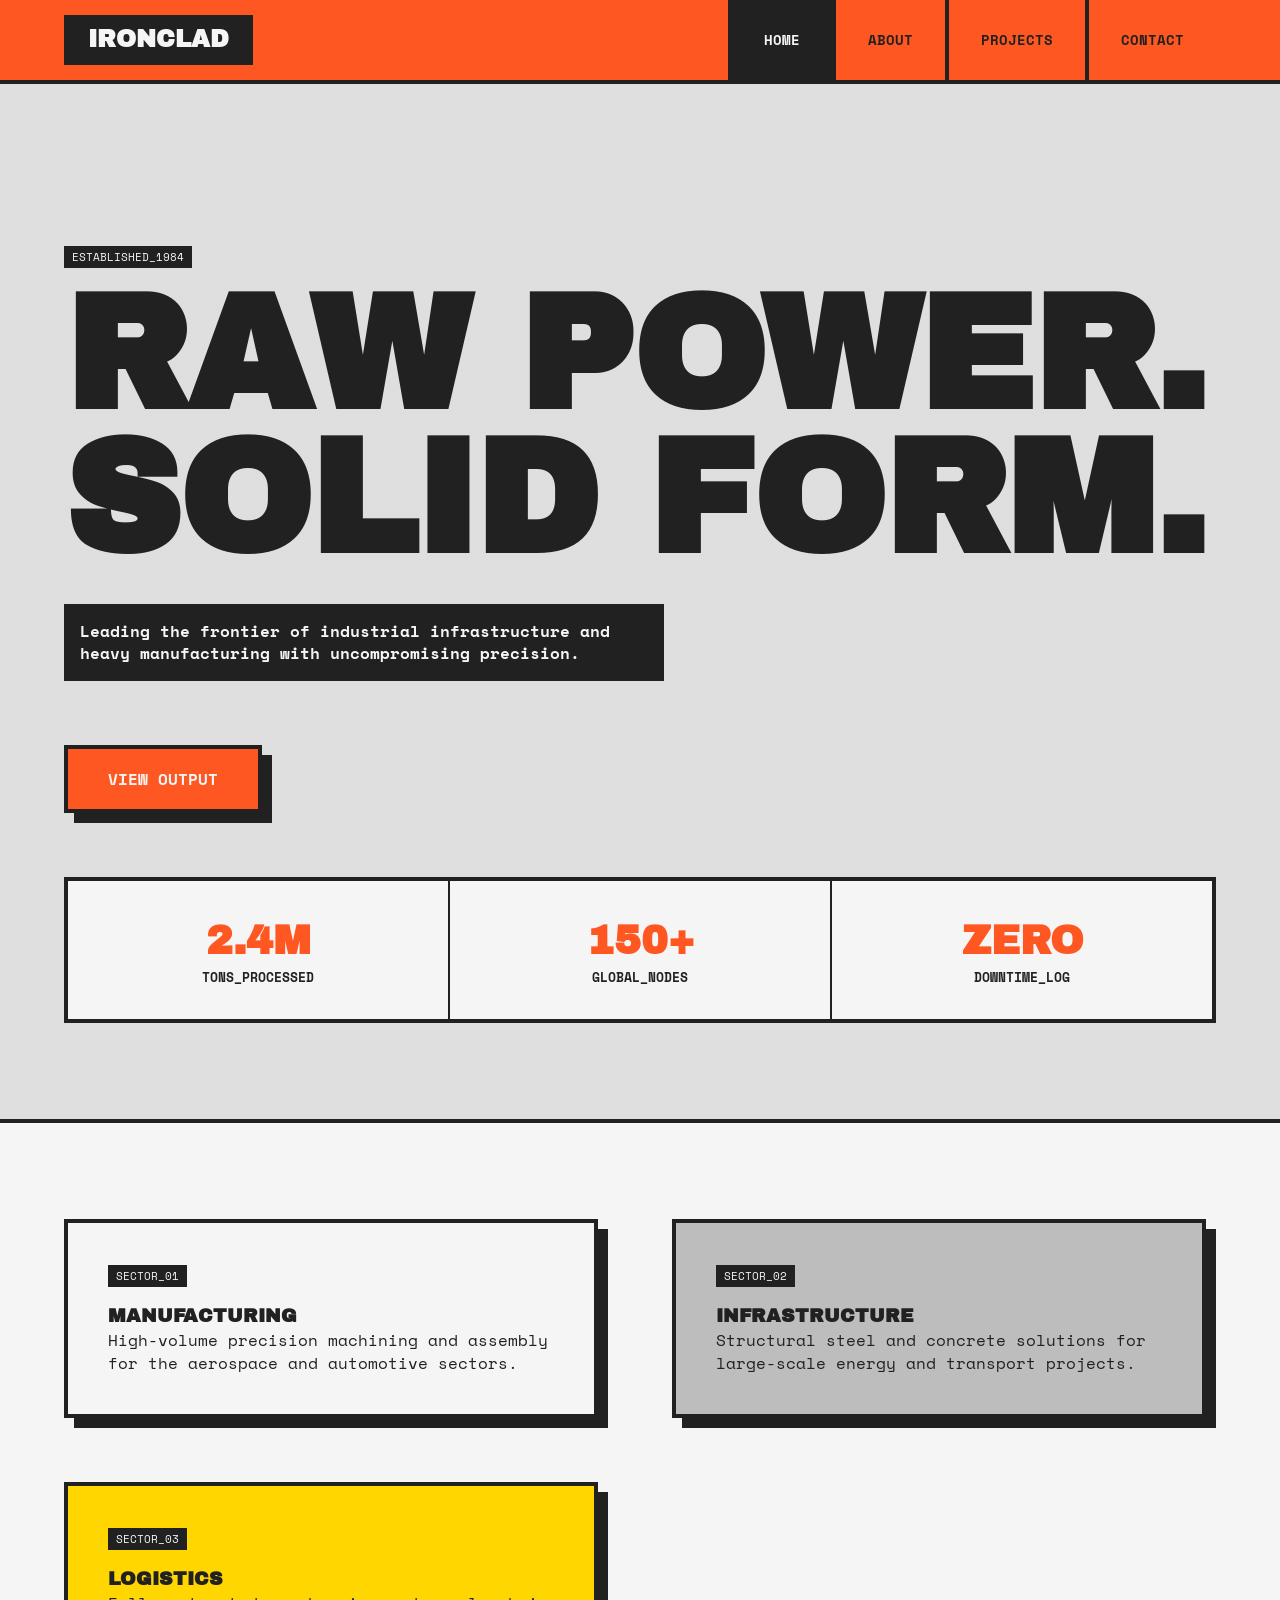
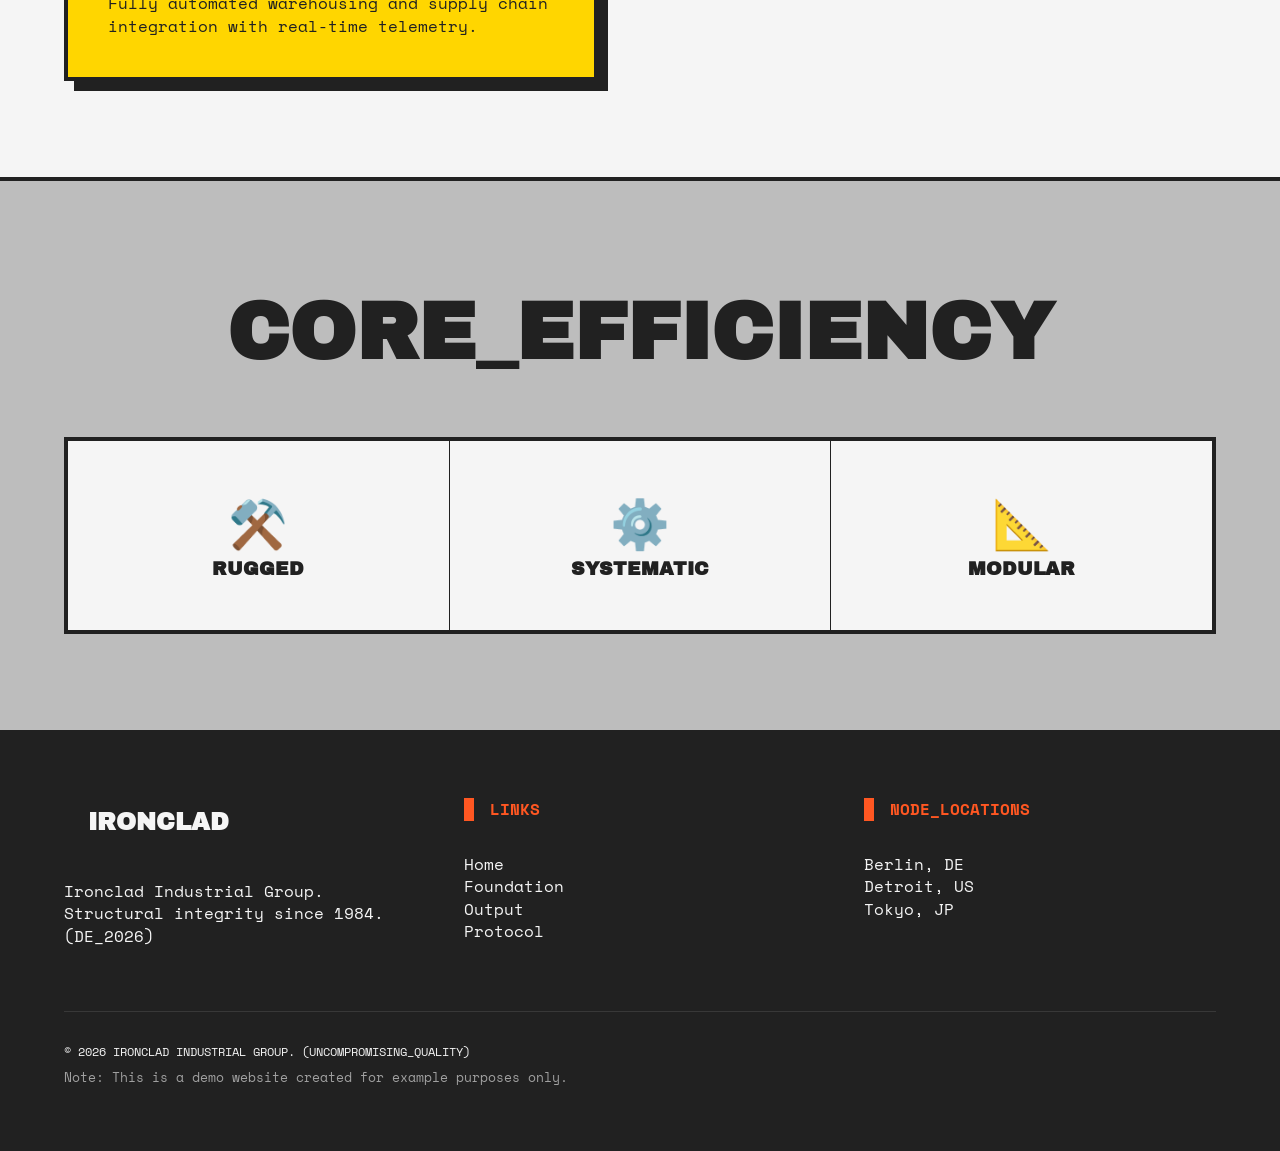
<file: index.html>
<!DOCTYPE html>
<html lang="en">
<head>
    <meta charset="UTF-8">
    <meta name="viewport" content="width=device-width, initial-scale=1.0">
    <title>IRONCLAD INDUSTRIAL | Heavy-Duty Solutions</title>
    <link rel="stylesheet" href="styles.css">
    <link rel="preconnect" href="https://fonts.googleapis.com">
    <link rel="preconnect" href="https://fonts.gstatic.com" crossorigin>
    <link href="https://fonts.googleapis.com/css2?family=Archivo+Black&family=Space+Mono:wght@400;700&display=swap" rel="stylesheet">
    <style>
        .hero {
            padding: 10rem 0 6rem;
            background: linear-gradient(rgba(189, 189, 189, 0.4), rgba(189, 189, 189, 0.4)), url('https://images.unsplash.com/photo-1518709268805-4e9042af9f23?auto=format&fit=crop&q=80&w=1200') center/cover;
            border-bottom: 4px solid var(--charcoal);
        }
        
        .hero-stats {
            display: grid;
            grid-template-columns: repeat(auto-fit, minmax(140px, 1fr));
            gap: 2px;
            background-color: var(--charcoal);
            border: 4px solid var(--charcoal);
            margin-top: 4rem;
        }

        .stat-box {
            background-color: var(--white);
            padding: 2rem;
            text-align: center;
        }

        .stat-box h3 { color: var(--safety-orange); font-size: 2.5rem; margin-bottom: 0; }
        .stat-box p { font-weight: 700; font-size: 0.8rem; }
    </style>
</head>
<body>
    <header>
        <div class="container">
            <nav>
                <a href="index.html" class="logo">IRONCLAD</a>
                <div class="nav-toggle">
                    <span></span>
                    <span></span>
                    <span></span>
                </div>
                <ul class="nav-links">
                    <li><a href="index.html" class="active">Home</a></li>
                    <li><a href="about.html">About</a></li>
                    <li><a href="projects.html">Projects</a></li>
                    <li><a href="contact.html">Contact</a></li>
                </ul>
            </nav>
        </div>
    </header>

    <main>
        <section class="hero">
            <div class="container">
                <span class="label-mono">ESTABLISHED_1984</span>
                <h1>RAW POWER.<br>SOLID FORM.</h1>
                <p style="max-width: 600px; margin: 2rem 0; font-weight: 700; background: var(--charcoal); color: var(--white); padding: 1rem; display: inline-block;">
                    Leading the frontier of industrial infrastructure and heavy manufacturing with uncompromising precision.
                </p>
                <div style="margin-top: 2rem;">
                    <a href="projects.html" class="btn-industrial">View Output</a>
                </div>

                <div class="hero-stats">
                    <div class="stat-box">
                        <h3>2.4M</h3>
                        <p>TONS_PROCESSED</p>
                    </div>
                    <div class="stat-box">
                        <h3>150+</h3>
                        <p>GLOBAL_NODES</p>
                    </div>
                    <div class="stat-box">
                        <h3>ZERO</h3>
                        <p>DOWNTIME_LOG</p>
                    </div>
                </div>
            </div>
        </section>

        <section class="section">
            <div class="container">
                <div style="display: grid; grid-template-columns: repeat(auto-fit, minmax(350px, 1fr)); gap: 4rem;">
                    <div class="card-industrial">
                        <span class="label-mono">SECTOR_01</span>
                        <h3>Manufacturing</h3>
                        <p>High-volume precision machining and assembly for the aerospace and automotive sectors.</p>
                    </div>
                    <div class="card-industrial" style="background-color: var(--concrete);">
                        <span class="label-mono">SECTOR_02</span>
                        <h3>Infrastructure</h3>
                        <p>Structural steel and concrete solutions for large-scale energy and transport projects.</p>
                    </div>
                    <div class="card-industrial" style="background-color: var(--caution-yellow);">
                        <span class="label-mono">SECTOR_03</span>
                        <h3>Logistics</h3>
                        <p>Fully automated warehousing and supply chain integration with real-time telemetry.</p>
                    </div>
                </div>
            </div>
        </section>

        <section class="section bg-concrete" style="text-align: center;">
            <div class="container">
                <h2 style="border-bottom:none; margin-bottom: 3rem;">CORE_EFFICIENCY</h2>
                <div style="display: grid; grid-template-columns: repeat(auto-fit, minmax(250px, 1fr)); gap: 1px; background-color: var(--charcoal); border: 4px solid var(--charcoal);">
                    <div style="background-color: var(--white); padding: 3rem;">
                        <span style="font-size: 3rem;">⚒️</span>
                        <h3>Rugged</h3>
                    </div>
                    <div style="background-color: var(--white); padding: 3rem;">
                        <span style="font-size: 3rem;">⚙️</span>
                        <h3>Systematic</h3>
                    </div>
                    <div style="background-color: var(--white); padding: 3rem;">
                        <span style="font-size: 3rem;">📐</span>
                        <h3>Modular</h3>
                    </div>
                </div>
            </div>
        </section>
    </main>

    <footer>
        <div class="container">
            <div class="footer-grid">
                <div class="footer-col">
                    <div class="logo" style="display: inline-block; margin-bottom: 2rem;">IRONCLAD</div>
                    <p>Ironclad Industrial Group. Structural integrity since 1984. (DE_2026)</p>
                </div>
                <div class="footer-col">
                    <h4>LINKS</h4>
                    <ul>
                        <li><a href="index.html">Home</a></li>
                        <li><a href="about.html">Foundation</a></li>
                        <li><a href="projects.html">Output</a></li>
                        <li><a href="contact.html">Protocol</a></li>
                    </ul>
                </div>
                <div class="footer-col">
                    <h4>NODE_LOCATIONS</h4>
                    <ul>
                        <li>Berlin, DE</li>
                        <li>Detroit, US</li>
                        <li>Tokyo, JP</li>
                    </ul>
                </div>
            </div>
            <div class="footer-bottom">
                <p>&copy; 2026 IRONCLAD INDUSTRIAL GROUP. (UNCOMPROMISING_QUALITY)</p>
                <p style="font-size: 0.8rem; opacity: 0.6; margin-top: 0.5rem;">Note: This is a demo website created for example purposes only.</p>
            </div>
        </div>
    </footer>

    <script src="script.js"></script>
</body>
</html>
</file>
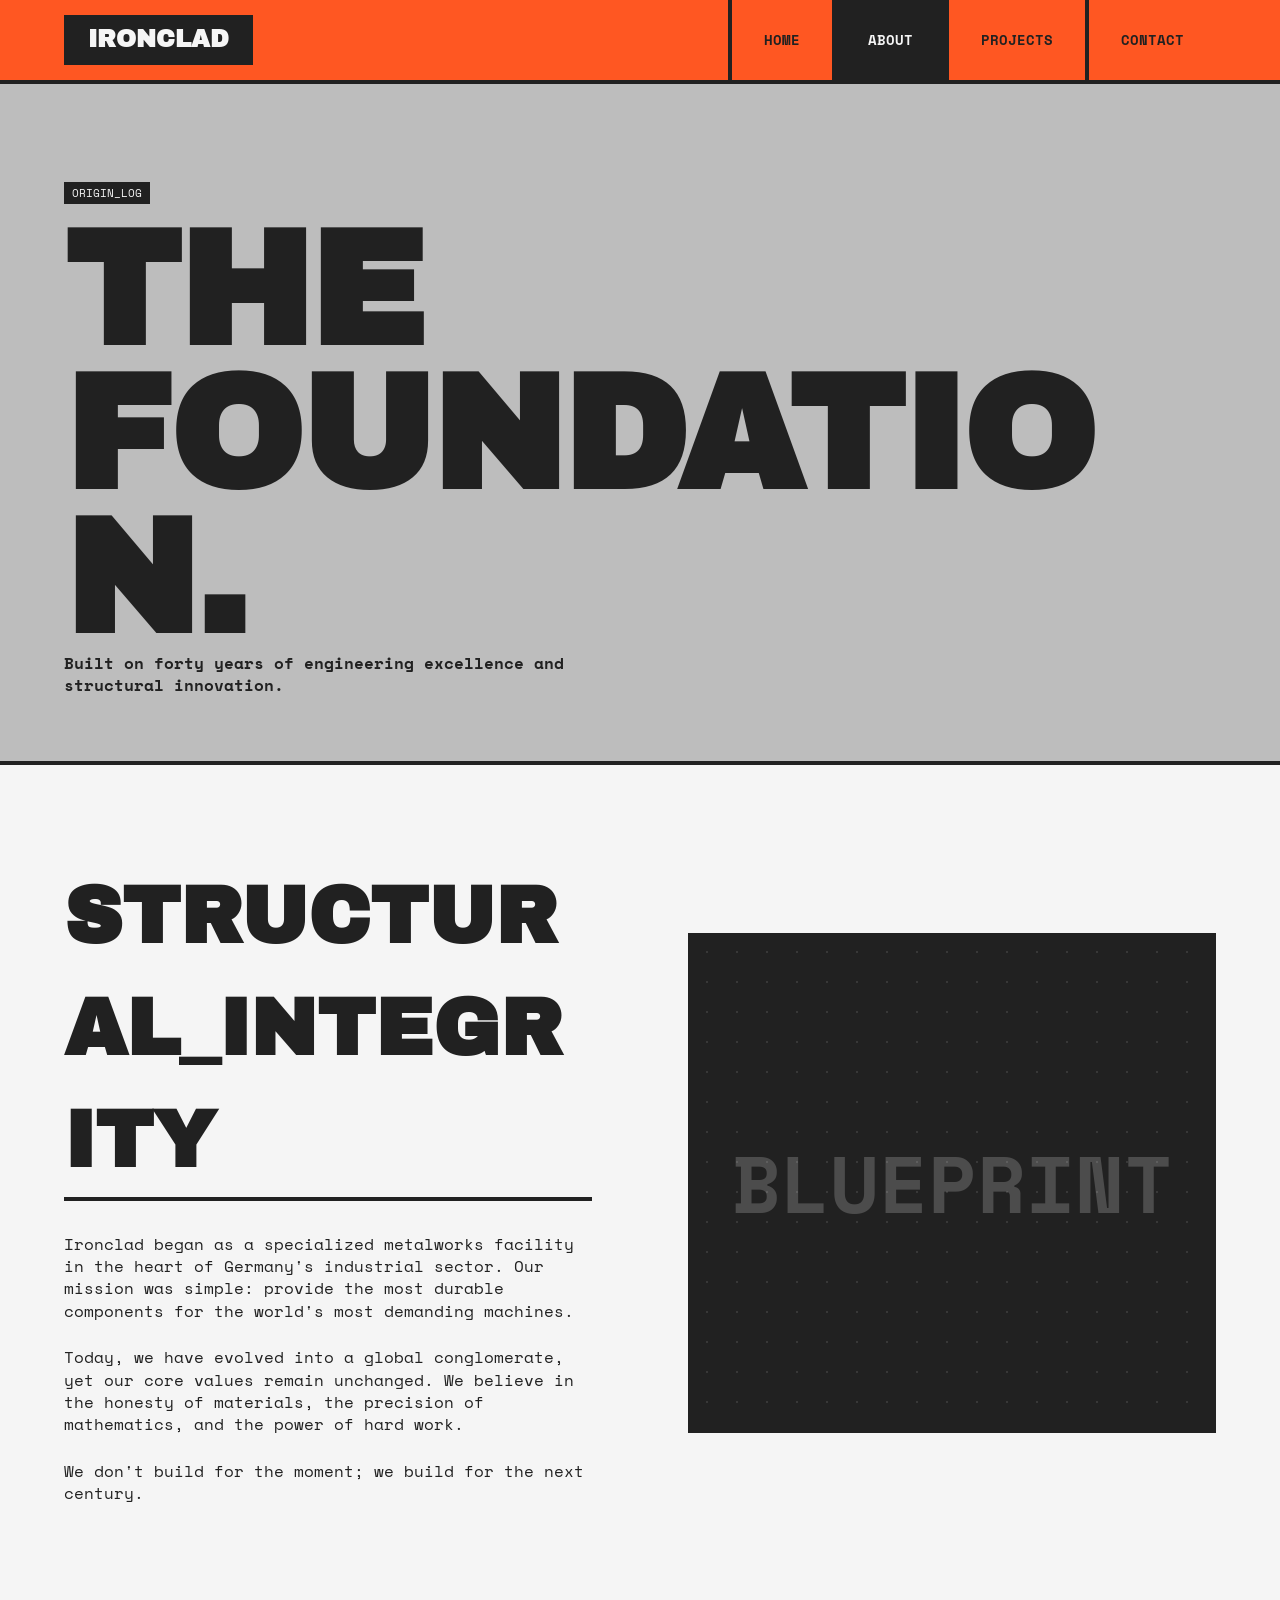
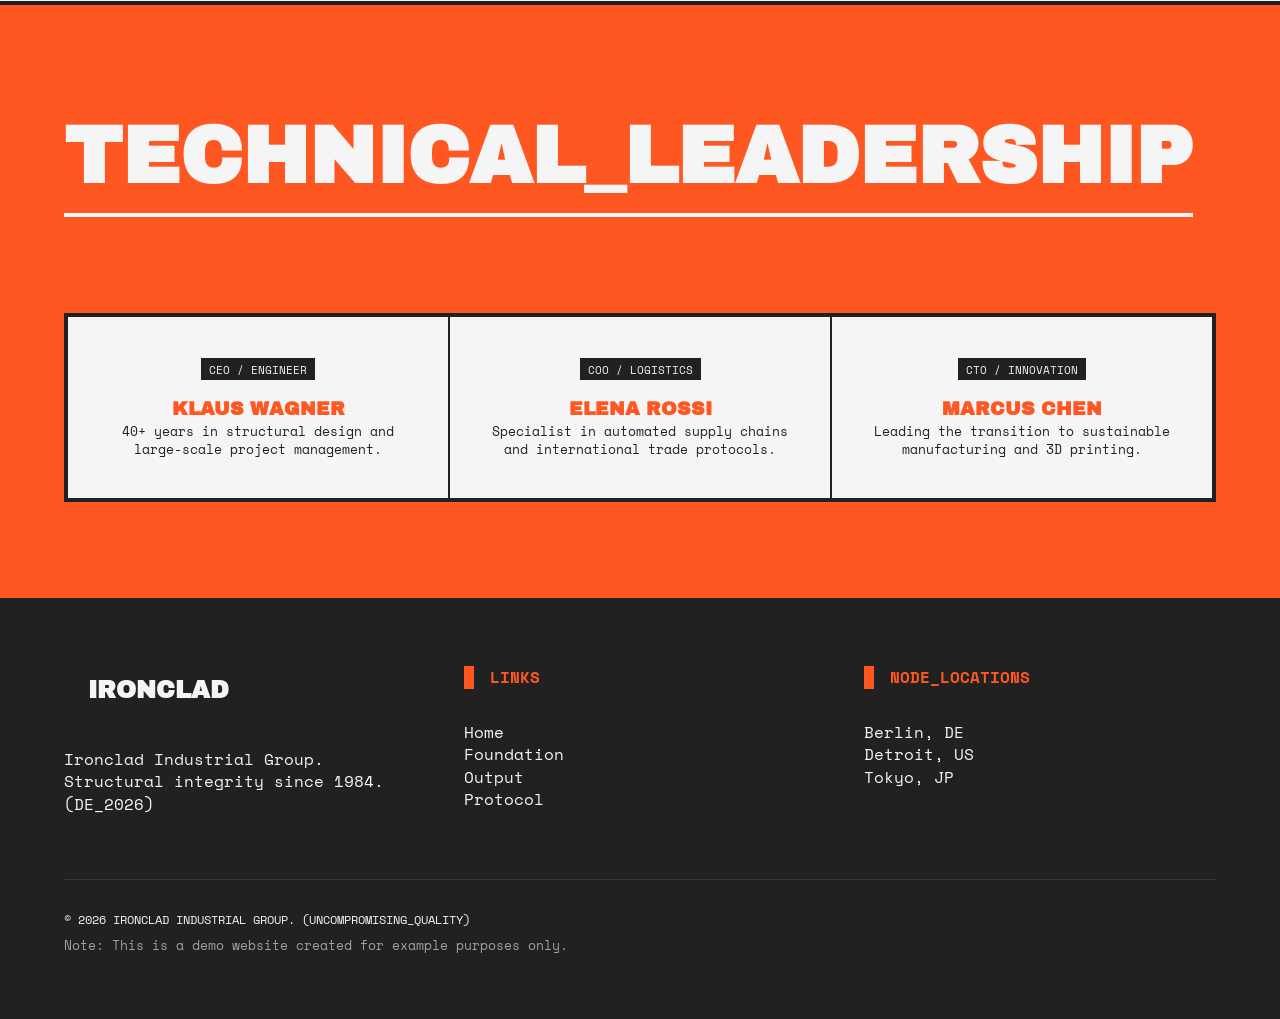
<file: about.html>
<!DOCTYPE html>
<html lang="en">
<head>
    <meta charset="UTF-8">
    <meta name="viewport" content="width=device-width, initial-scale=1.0">
    <title>THE FOUNDATION | About Ironclad Industrial</title>
    <link rel="stylesheet" href="styles.css">
    <link rel="preconnect" href="https://fonts.googleapis.com">
    <link rel="preconnect" href="https://fonts.gstatic.com" crossorigin>
    <link href="https://fonts.googleapis.com/css2?family=Archivo+Black&family=Space+Mono:wght@400;700&display=swap" rel="stylesheet">
    <style>
        .page-header {
            padding: 6rem 0 4rem;
            background-color: var(--concrete);
            border-bottom: 4px solid var(--charcoal);
        }

        .about-layout {
            display: grid;
            grid-template-columns: 1fr 1fr;
            gap: 6rem;
            align-items: center;
        }

        .blueprint-box {
            background-color: var(--charcoal);
            height: 500px;
            position: relative;
            border: 4px solid var(--charcoal);
            overflow: hidden;
        }

        @media (max-width: 900px) {
            .about-layout {
                grid-template-columns: 1fr;
                gap: 3rem;
            }
            .blueprint-box {
                height: 300px;
                order: -1;
            }
        }

        .blueprint-grid {
            position: absolute;
            top: 0; left: 0; width: 100%; height: 100%;
            background-image: radial-gradient(rgba(255, 255, 255, 0.1) 1px, transparent 1px);
            background-size: 30px 30px;
        }

        .team-grid {
            display: grid;
            grid-template-columns: repeat(auto-fit, minmax(220px, 1fr));
            gap: 2px;
            background-color: var(--charcoal);
            border: 4px solid var(--charcoal);
            margin-top: 4rem;
        }

        .team-member {
            background-color: var(--white);
            padding: 2.5rem;
            text-align: center;
        }

        .team-member h3 { color: var(--safety-orange); }
    </style>
</head>
<body>
    <header>
        <div class="container">
            <nav>
                <a href="index.html" class="logo">IRONCLAD</a>
                <div class="nav-toggle">
                    <span></span>
                    <span></span>
                    <span></span>
                </div>
                <ul class="nav-links">
                    <li><a href="index.html">Home</a></li>
                    <li><a href="about.html" class="active">About</a></li>
                    <li><a href="projects.html">Projects</a></li>
                    <li><a href="contact.html">Contact</a></li>
                </ul>
            </nav>
        </div>
    </header>

    <main>
        <section class="page-header">
            <div class="container">
                <span class="label-mono">ORIGIN_LOG</span>
                <h1>THE FOUNDATION.</h1>
                <p style="font-weight: 700; max-width: 600px;">Built on forty years of engineering excellence and structural innovation.</p>
            </div>
        </section>

        <section class="section">
            <div class="container">
                <div class="about-layout">
                    <div>
                        <h2 style="margin-bottom: 2rem;">STRUCTURAL_INTEGRITY</h2>
                        <p style="margin-bottom: 1.5rem;">Ironclad began as a specialized metalworks facility in the heart of Germany's industrial sector. Our mission was simple: provide the most durable components for the world's most demanding machines.</p>
                        <p style="margin-bottom: 1.5rem;">Today, we have evolved into a global conglomerate, yet our core values remain unchanged. We believe in the honesty of materials, the precision of mathematics, and the power of hard work.</p>
                        <p>We don't build for the moment; we build for the next century.</p>
                    </div>
                    <div class="blueprint-box">
                        <div class="blueprint-grid"></div>
                        <div style="position:absolute; top:50%; left:50%; transform:translate(-50%, -50%); color:var(--white); text-align:center;">
                            <span style="font-size: 5rem; font-weight: 900; opacity: 0.2;">BLUEPRINT</span>
                        </div>
                    </div>
                </div>
            </div>
        </section>

        <section class="section bg-orange">
            <div class="container">
                <h2 style="color: var(--white); border-bottom-color: var(--white);">TECHNICAL_LEADERSHIP</h2>
                <div class="team-grid">
                    <div class="team-member">
                        <span class="label-mono">CEO / ENGINEER</span>
                        <h3>Klaus Wagner</h3>
                        <p style="font-size: 0.8rem;">40+ years in structural design and large-scale project management.</p>
                    </div>
                    <div class="team-member">
                        <span class="label-mono">COO / LOGISTICS</span>
                        <h3>Elena Rossi</h3>
                        <p style="font-size: 0.8rem;">Specialist in automated supply chains and international trade protocols.</p>
                    </div>
                    <div class="team-member">
                        <span class="label-mono">CTO / INNOVATION</span>
                        <h3>Marcus Chen</h3>
                        <p style="font-size: 0.8rem;">Leading the transition to sustainable manufacturing and 3D printing.</p>
                    </div>
                </div>
            </div>
        </section>
    </main>

    <footer>
        <div class="container">
            <div class="footer-grid">
                <div class="footer-col">
                    <div class="logo" style="display: inline-block; margin-bottom: 2rem;">IRONCLAD</div>
                    <p>Ironclad Industrial Group. Structural integrity since 1984. (DE_2026)</p>
                </div>
                <div class="footer-col">
                    <h4>LINKS</h4>
                    <ul>
                        <li><a href="index.html">Home</a></li>
                        <li><a href="about.html">Foundation</a></li>
                        <li><a href="projects.html">Output</a></li>
                        <li><a href="contact.html">Protocol</a></li>
                    </ul>
                </div>
                <div class="footer-col">
                    <h4>NODE_LOCATIONS</h4>
                    <ul>
                        <li>Berlin, DE</li>
                        <li>Detroit, US</li>
                        <li>Tokyo, JP</li>
                    </ul>
                </div>
            </div>
            <div class="footer-bottom">
                <p>&copy; 2026 IRONCLAD INDUSTRIAL GROUP. (UNCOMPROMISING_QUALITY)</p>
                <p style="font-size: 0.8rem; opacity: 0.6; margin-top: 0.5rem;">Note: This is a demo website created for example purposes only.</p>
            </div>
        </div>
    </footer>

    <script src="script.js"></script>
</body>
</html>
</file>
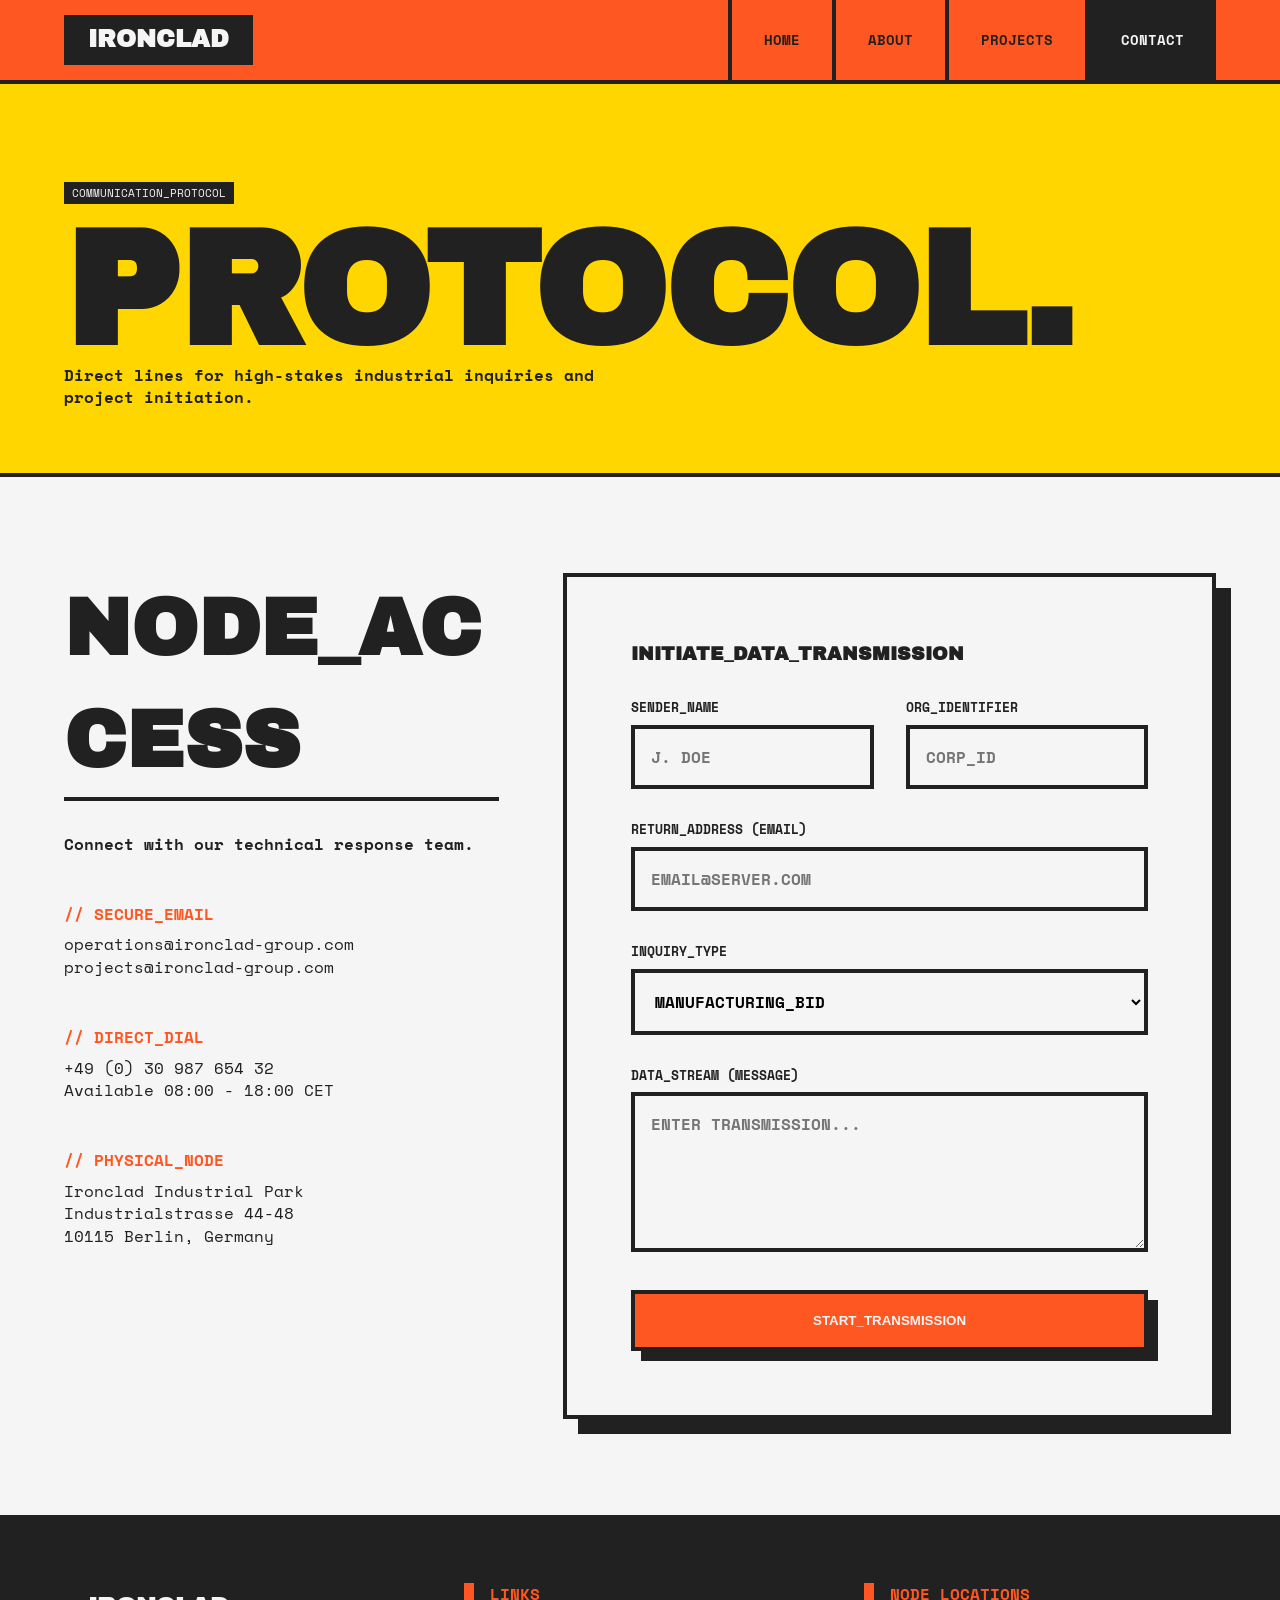
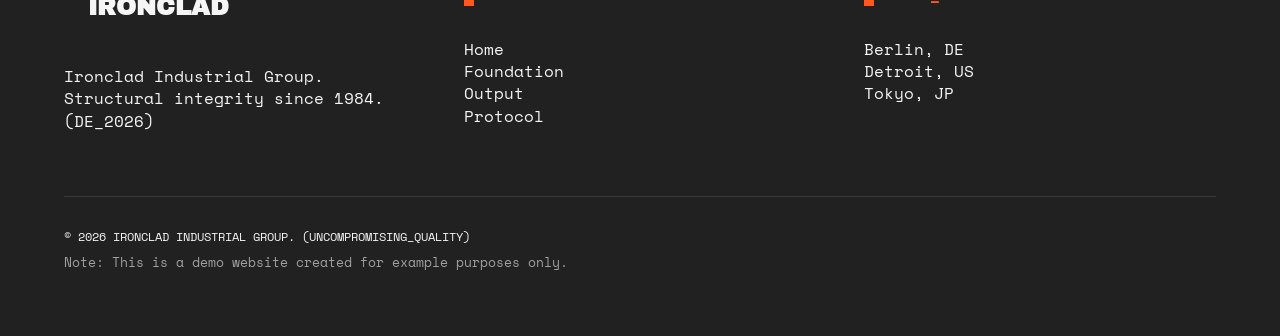
<file: contact.html>
<!DOCTYPE html>
<html lang="en">
<head>
    <meta charset="UTF-8">
    <meta name="viewport" content="width=device-width, initial-scale=1.0">
    <title>PROTOCOL | Contact Ironclad Industrial</title>
    <link rel="stylesheet" href="styles.css">
    <link rel="preconnect" href="https://fonts.googleapis.com">
    <link rel="preconnect" href="https://fonts.gstatic.com" crossorigin>
    <link href="https://fonts.googleapis.com/css2?family=Archivo+Black&family=Space+Mono:wght@400;700&display=swap" rel="stylesheet">
    <style>
        .page-header {
            padding: 6rem 0 4rem;
            background-color: var(--caution-yellow);
            border-bottom: 4px solid var(--charcoal);
        }

        .contact-layout {
            display: grid;
            grid-template-columns: 1fr 1.5fr;
            gap: 4rem;
        }

        @media (max-width: 900px) {
            .contact-layout {
                grid-template-columns: 1fr;
                gap: 3rem;
            }
            .form-industrial {
                padding: 2rem;
            }
        }

        .form-industrial {
            border: 4px solid var(--charcoal);
            background-color: var(--white);
            padding: 4rem;
            box-shadow: 15px 15px 0px var(--charcoal);
        }

        .form-group {
            margin-bottom: 2rem;
        }

        .form-group label {
            display: block;
            font-weight: 800;
            text-transform: uppercase;
            font-size: 0.8rem;
            margin-bottom: 0.5rem;
        }

        .form-group input, .form-group textarea, .form-group select {
            width: 100%;
            padding: 1rem;
            border: 4px solid var(--charcoal);
            background-color: var(--white);
            font-family: inherit;
            font-size: 1rem;
            font-weight: 700;
        }

        .form-group input:focus, .form-group textarea:focus {
            outline: none;
            background-color: var(--concrete);
            box-shadow: 5px 5px 0px var(--safety-orange);
        }

        .contact-method {
            margin-bottom: 3rem;
        }

        .contact-method h4 {
            color: var(--safety-orange);
            margin-bottom: 0.5rem;
        }
    </style>
</head>
<body>
    <header>
        <div class="container">
            <nav>
                <a href="index.html" class="logo">IRONCLAD</a>
                <div class="nav-toggle">
                    <span></span>
                    <span></span>
                    <span></span>
                </div>
                <ul class="nav-links">
                    <li><a href="index.html">Home</a></li>
                    <li><a href="about.html">About</a></li>
                    <li><a href="projects.html">Projects</a></li>
                    <li><a href="contact.html" class="active">Contact</a></li>
                </ul>
            </nav>
        </div>
    </header>

    <main>
        <section class="page-header">
            <div class="container">
                <span class="label-mono">COMMUNICATION_PROTOCOL</span>
                <h1>PROTOCOL.</h1>
                <p style="font-weight: 700; max-width: 600px;">Direct lines for high-stakes industrial inquiries and project initiation.</p>
            </div>
        </section>

        <section class="section">
            <div class="container">
                <div class="contact-layout">
                    <div>
                        <h2>NODE_ACCESS</h2>
                        <p style="margin-bottom: 3rem; font-weight: 700;">Connect with our technical response team.</p>
                        
                        <div class="contact-method">
                            <h4>// SECURE_EMAIL</h4>
                            <p>operations@ironclad-group.com</p>
                            <p>projects@ironclad-group.com</p>
                        </div>

                        <div class="contact-method">
                            <h4>// DIRECT_DIAL</h4>
                            <p>+49 (0) 30 987 654 32</p>
                            <p>Available 08:00 - 18:00 CET</p>
                        </div>

                        <div class="contact-method">
                            <h4>// PHYSICAL_NODE</h4>
                            <p>Ironclad Industrial Park<br>Industrialstrasse 44-48<br>10115 Berlin, Germany</p>
                        </div>
                    </div>

                    <div class="form-industrial">
                        <h3 style="margin-bottom: 2rem;">INITIATE_DATA_TRANSMISSION</h3>
                        <form id="industrialContactForm">
                            <div style="display: grid; grid-template-columns: 1fr 1fr; gap: 2rem;">
                                <div class="form-group">
                                    <label>SENDER_NAME</label>
                                    <input type="text" required placeholder="J. DOE">
                                </div>
                                <div class="form-group">
                                    <label>ORG_IDENTIFIER</label>
                                    <input type="text" placeholder="CORP_ID">
                                </div>
                            </div>
                            <div class="form-group">
                                <label>RETURN_ADDRESS (EMAIL)</label>
                                <input type="email" required placeholder="EMAIL@SERVER.COM">
                            </div>
                            <div class="form-group">
                                <label>INQUIRY_TYPE</label>
                                <select>
                                    <option>MANUFACTURING_BID</option>
                                    <option>INFRASTRUCTURE_DEV</option>
                                    <option>LOGISTICS_INTEGRATION</option>
                                    <option>GENERAL_QUERY</option>
                                </select>
                            </div>
                            <div class="form-group">
                                <label>DATA_STREAM (MESSAGE)</label>
                                <textarea rows="5" required placeholder="ENTER TRANSMISSION..."></textarea>
                            </div>
                            <button type="submit" class="btn-industrial" style="width: 100%;">START_TRANSMISSION</button>
                        </form>
                    </div>
                </div>
            </div>
        </section>
    </main>

    <footer>
        <div class="container">
            <div class="footer-grid">
                <div class="footer-col">
                    <div class="logo" style="display: inline-block; margin-bottom: 2rem;">IRONCLAD</div>
                    <p>Ironclad Industrial Group. Structural integrity since 1984. (DE_2026)</p>
                </div>
                <div class="footer-col">
                    <h4>LINKS</h4>
                    <ul>
                        <li><a href="index.html">Home</a></li>
                        <li><a href="about.html">Foundation</a></li>
                        <li><a href="projects.html">Output</a></li>
                        <li><a href="contact.html">Protocol</a></li>
                    </ul>
                </div>
                <div class="footer-col">
                    <h4>NODE_LOCATIONS</h4>
                    <ul>
                        <li>Berlin, DE</li>
                        <li>Detroit, US</li>
                        <li>Tokyo, JP</li>
                    </ul>
                </div>
            </div>
            <div class="footer-bottom">
                <p>&copy; 2026 IRONCLAD INDUSTRIAL GROUP. (UNCOMPROMISING_QUALITY)</p>
                <p style="font-size: 0.8rem; opacity: 0.6; margin-top: 0.5rem;">Note: This is a demo website created for example purposes only.</p>
            </div>
        </div>
    </footer>

    <script src="script.js"></script>
</body>
</html>
</file>
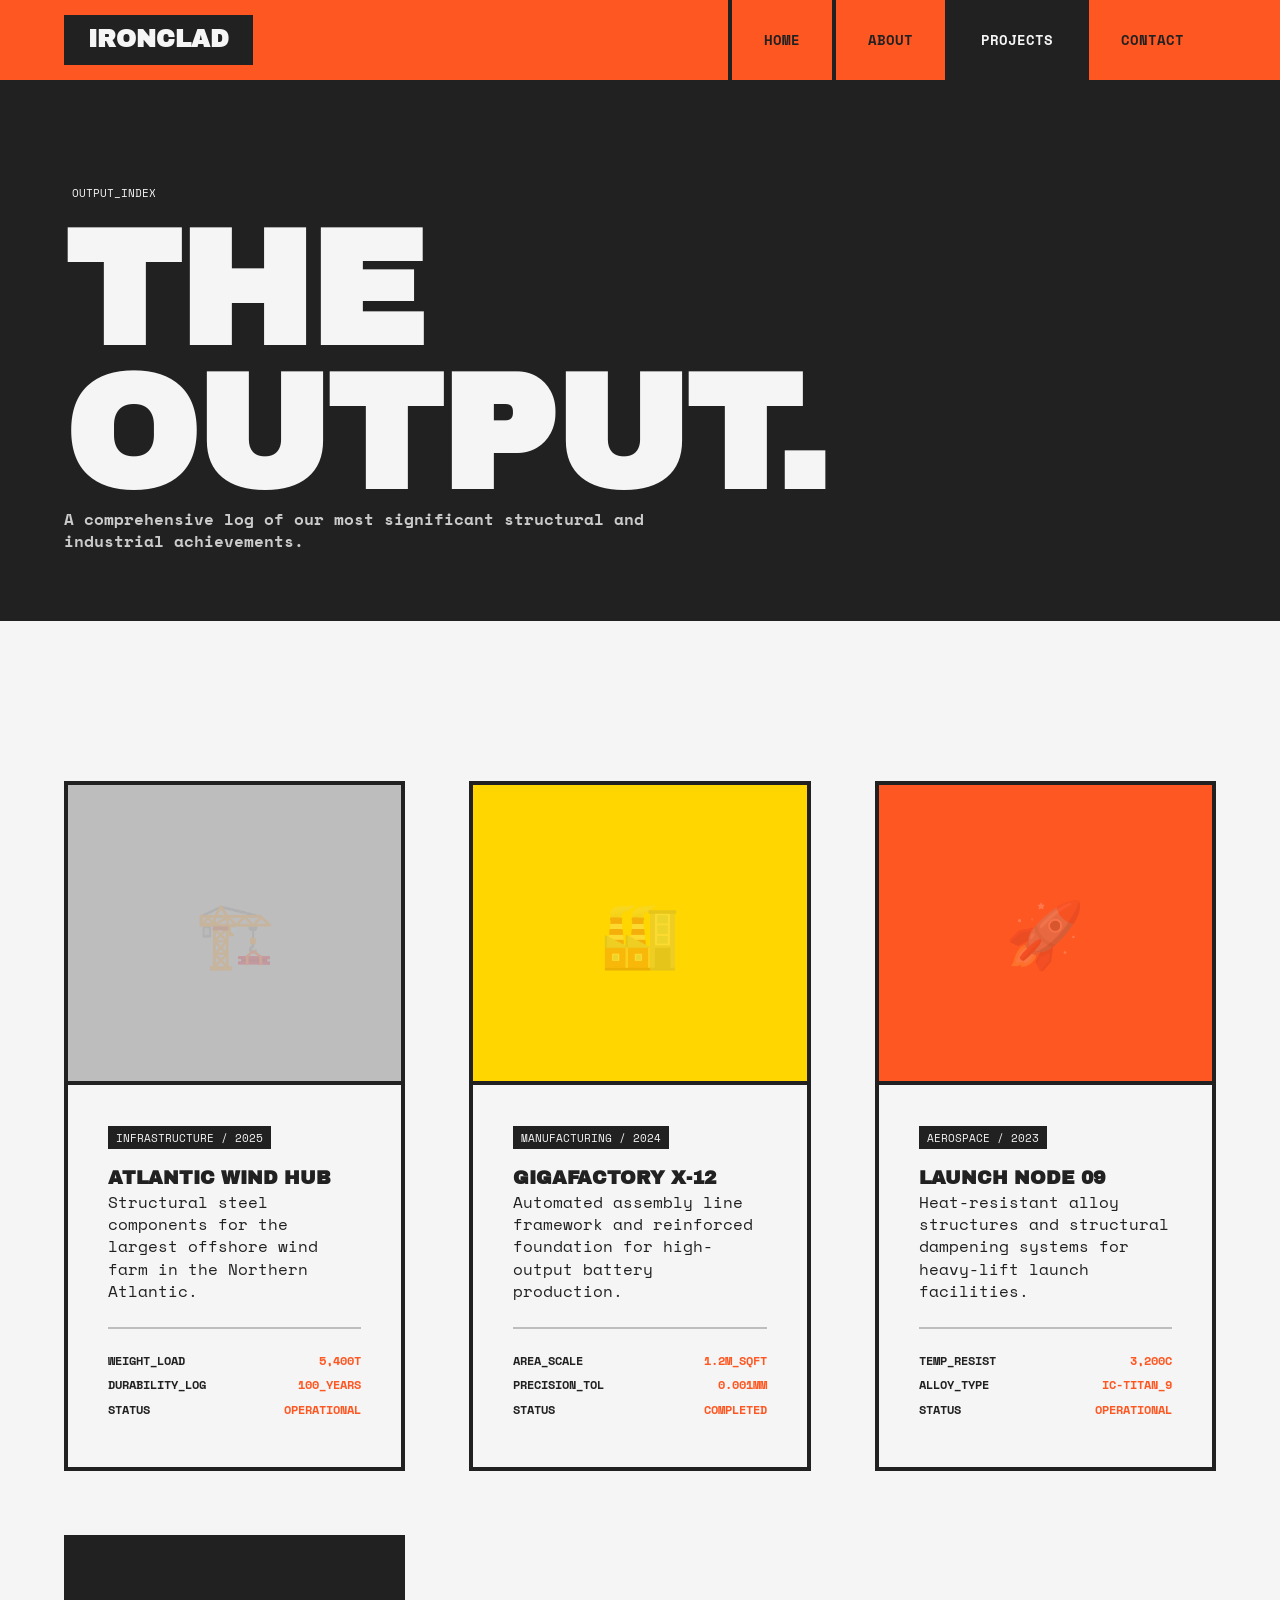
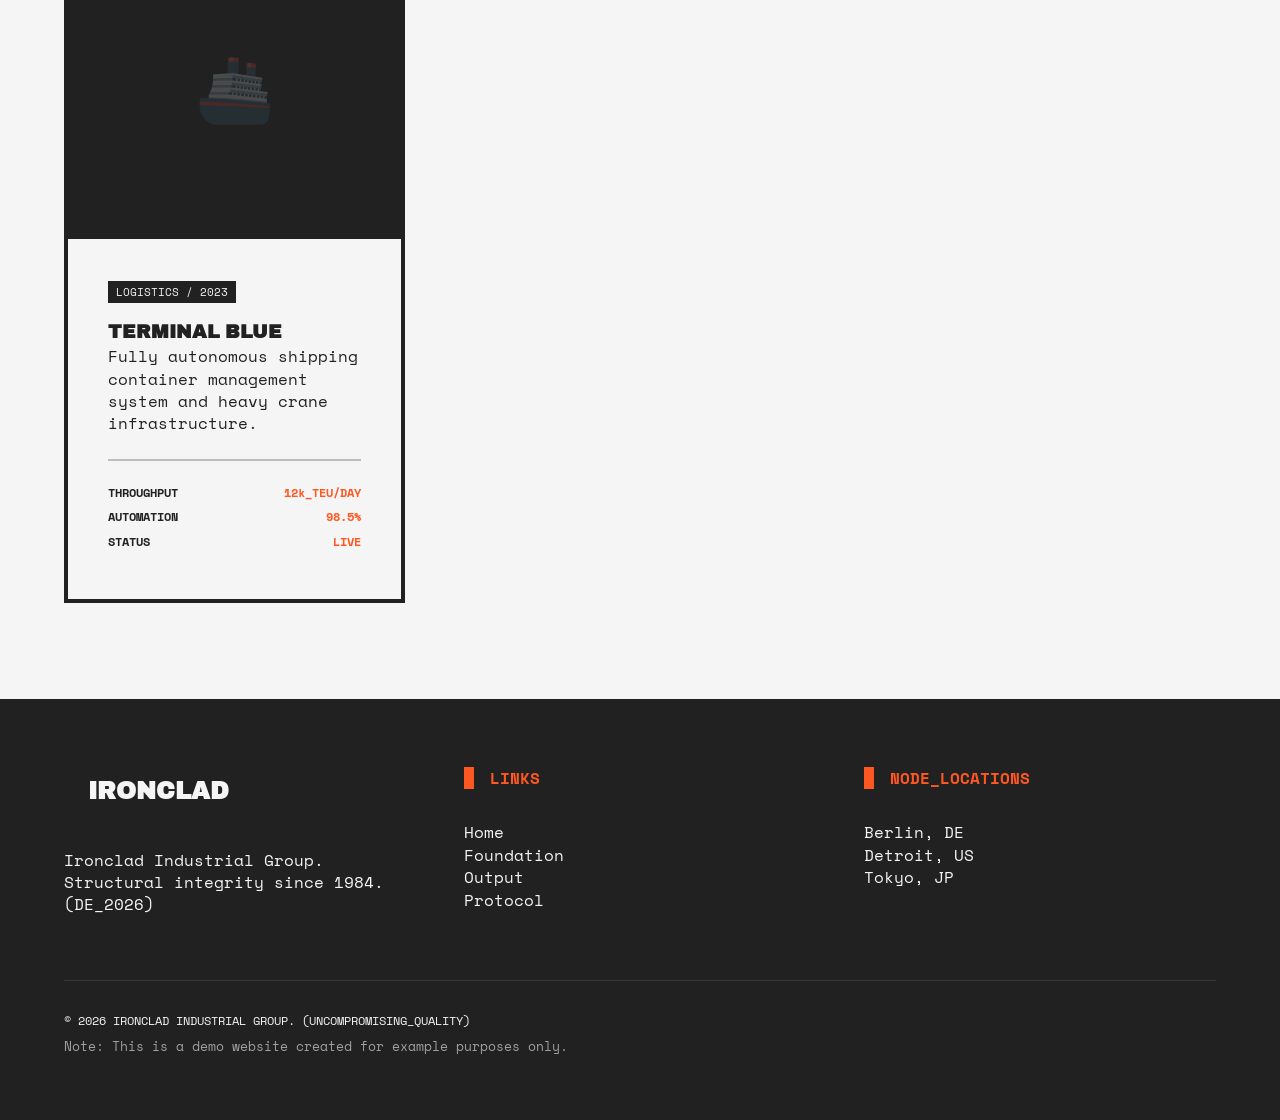
<file: projects.html>
<!DOCTYPE html>
<html lang="en">
<head>
    <meta charset="UTF-8">
    <meta name="viewport" content="width=device-width, initial-scale=1.0">
    <title>THE OUTPUT | Industrial Project Portfolio</title>
    <link rel="stylesheet" href="styles.css">
    <link rel="preconnect" href="https://fonts.googleapis.com">
    <link rel="preconnect" href="https://fonts.gstatic.com" crossorigin>
    <link href="https://fonts.googleapis.com/css2?family=Archivo+Black&family=Space+Mono:wght@400;700&display=swap" rel="stylesheet">
    <style>
        .page-header {
            padding: 6rem 0 4rem;
            background-color: var(--charcoal);
            color: var(--white);
            border-bottom: 4px solid var(--charcoal);
        }
        .page-header h1 { color: var(--white); }

        .project-grid {
            display: grid;
            grid-template-columns: repeat(auto-fit, minmax(300px, 1fr));
            gap: 4rem;
            margin-top: 4rem;
        }

        @media (max-width: 900px) {
            .project-grid {
                gap: 2rem;
            }
            .project-image {
                height: 200px;
            }
        }

        .project-card {
            border: 4px solid var(--charcoal);
            background-color: var(--white);
            transition: var(--transition);
        }

        .project-image {
            height: 300px;
            background-color: var(--concrete);
            border-bottom: 4px solid var(--charcoal);
            display: flex;
            align-items: center;
            justify-content: center;
        }

        .project-data {
            padding: 2.5rem;
        }

        .data-table {
            width: 100%;
            margin-top: 1.5rem;
            border-top: 2px solid var(--concrete);
            padding-top: 1.5rem;
        }

        .data-row {
            display: flex;
            justify-content: space-between;
            font-size: 0.75rem;
            font-weight: 700;
            margin-bottom: 0.5rem;
        }

        .data-val { color: var(--safety-orange); }
    </style>
</head>
<body>
    <header>
        <div class="container">
            <nav>
                <a href="index.html" class="logo">IRONCLAD</a>
                <div class="nav-toggle">
                    <span></span>
                    <span></span>
                    <span></span>
                </div>
                <ul class="nav-links">
                    <li><a href="index.html">Home</a></li>
                    <li><a href="about.html">About</a></li>
                    <li><a href="projects.html" class="active">Projects</a></li>
                    <li><a href="contact.html">Contact</a></li>
                </ul>
            </nav>
        </div>
    </header>

    <main>
        <section class="page-header">
            <div class="container">
                <span class="label-mono">OUTPUT_INDEX</span>
                <h1>THE OUTPUT.</h1>
                <p style="font-weight: 700; max-width: 600px; opacity: 0.8;">A comprehensive log of our most significant structural and industrial achievements.</p>
            </div>
        </section>

        <section class="section">
            <div class="container">
                <div class="project-grid">
                    <!-- Project 1 -->
                    <div class="project-card">
                        <div class="project-image">
                            <span style="font-size: 4rem; opacity: 0.2;">🏗️</span>
                        </div>
                        <div class="project-data">
                            <span class="label-mono">INFRASTRUCTURE / 2025</span>
                            <h3>Atlantic Wind Hub</h3>
                            <p>Structural steel components for the largest offshore wind farm in the Northern Atlantic.</p>
                            <div class="data-table">
                                <div class="data-row"><span>WEIGHT_LOAD</span><span class="data-val">5,400T</span></div>
                                <div class="data-row"><span>DURABILITY_LOG</span><span class="data-val">100_YEARS</span></div>
                                <div class="data-row"><span>STATUS</span><span class="data-val">OPERATIONAL</span></div>
                            </div>
                        </div>
                    </div>

                    <!-- Project 2 -->
                    <div class="project-card">
                        <div class="project-image" style="background-color: var(--caution-yellow);">
                            <span style="font-size: 4rem; opacity: 0.2;">🏭</span>
                        </div>
                        <div class="project-data">
                            <span class="label-mono">MANUFACTURING / 2024</span>
                            <h3>Gigafactory X-12</h3>
                            <p>Automated assembly line framework and reinforced foundation for high-output battery production.</p>
                            <div class="data-table">
                                <div class="data-row"><span>AREA_SCALE</span><span class="data-val">1.2M_SQFT</span></div>
                                <div class="data-row"><span>PRECISION_TOL</span><span class="data-val">0.001MM</span></div>
                                <div class="data-row"><span>STATUS</span><span class="data-val">COMPLETED</span></div>
                            </div>
                        </div>
                    </div>

                    <!-- Project 3 -->
                    <div class="project-card">
                        <div class="project-image" style="background-color: var(--safety-orange);">
                            <span style="font-size: 4rem; opacity: 0.2;">🚀</span>
                        </div>
                        <div class="project-data">
                            <span class="label-mono">AEROSPACE / 2023</span>
                            <h3>Launch Node 09</h3>
                            <p>Heat-resistant alloy structures and structural dampening systems for heavy-lift launch facilities.</p>
                            <div class="data-table">
                                <div class="data-row"><span>TEMP_RESIST</span><span class="data-val">3,200C</span></div>
                                <div class="data-row"><span>ALLOY_TYPE</span><span class="data-val">IC-TITAN_9</span></div>
                                <div class="data-row"><span>STATUS</span><span class="data-val">OPERATIONAL</span></div>
                            </div>
                        </div>
                    </div>

                    <!-- Project 4 -->
                    <div class="project-card">
                        <div class="project-image" style="background-color: var(--charcoal);">
                            <span style="font-size: 4rem; opacity: 0.2; color: var(--white);">🚢</span>
                        </div>
                        <div class="project-data">
                            <span class="label-mono">LOGISTICS / 2023</span>
                            <h3>Terminal Blue</h3>
                            <p>Fully autonomous shipping container management system and heavy crane infrastructure.</p>
                            <div class="data-table">
                                <div class="data-row"><span>THROUGHPUT</span><span class="data-val">12k_TEU/DAY</span></div>
                                <div class="data-row"><span>AUTOMATION</span><span class="data-val">98.5%</span></div>
                                <div class="data-row"><span>STATUS</span><span class="data-val">LIVE</span></div>
                            </div>
                        </div>
                    </div>
                </div>
            </div>
        </section>
    </main>

    <footer>
        <div class="container">
            <div class="footer-grid">
                <div class="footer-col">
                    <div class="logo" style="display: inline-block; margin-bottom: 2rem;">IRONCLAD</div>
                    <p>Ironclad Industrial Group. Structural integrity since 1984. (DE_2026)</p>
                </div>
                <div class="footer-col">
                    <h4>LINKS</h4>
                    <ul>
                        <li><a href="index.html">Home</a></li>
                        <li><a href="about.html">Foundation</a></li>
                        <li><a href="projects.html">Output</a></li>
                        <li><a href="contact.html">Protocol</a></li>
                    </ul>
                </div>
                <div class="footer-col">
                    <h4>NODE_LOCATIONS</h4>
                    <ul>
                        <li>Berlin, DE</li>
                        <li>Detroit, US</li>
                        <li>Tokyo, JP</li>
                    </ul>
                </div>
            </div>
            <div class="footer-bottom">
                <p>&copy; 2026 IRONCLAD INDUSTRIAL GROUP. (UNCOMPROMISING_QUALITY)</p>
                <p style="font-size: 0.8rem; opacity: 0.6; margin-top: 0.5rem;">Note: This is a demo website created for example purposes only.</p>
            </div>
        </div>
    </footer>

    <script src="script.js"></script>
</body>
</html>
</file>
<file: styles.css>
:root {
    /* Industrial Palette */
    --concrete: #BDBDBD;
    --charcoal: #212121;
    --safety-orange: #FF5722;
    --caution-yellow: #FFD600;
    --white: #F5F5F5;
    
    /* Brutalist Style */
    --border-width: 4px;
    --shadow-offset: 10px;
    --container-width: 1200px;
    --transition: all 0.15s steps(2);
}

* {
    margin: 0;
    padding: 0;
    box-sizing: border-box;
    border-radius: 0 !important;
}

body {
    font-family: 'Space Mono', 'Courier Prime', monospace;
    background-color: var(--white);
    color: var(--charcoal);
    line-height: 1.4;
    overflow-x: hidden;
}

h1, h2, h3, .logo {
    font-family: 'Archivo Black', sans-serif;
    text-transform: uppercase;
    font-weight: 900;
}

h1 {
    font-size: clamp(2.2rem, 15vw, 10rem);
    line-height: 0.9;
    letter-spacing: -2px;
    word-break: break-word;
    overflow-wrap: break-word;
}

h2 {
    font-size: clamp(1.8rem, 8vw, 5rem);
    border-bottom: var(--border-width) solid var(--charcoal);
    display: inline-block;
    margin-bottom: 2rem;
    word-break: break-word;
    overflow-wrap: break-word;
    max-width: 100%;
}

a {
    text-decoration: none;
    color: inherit;
    transition: var(--transition);
}

ul { list-style: none; }

img {
    max-width: 100%;
    display: block;
    border: var(--border-width) solid var(--charcoal);
    filter: contrast(1.2) grayscale(0.5);
}

/* Utilities */
.container {
    max-width: var(--container-width);
    margin: 0 auto;
    padding: 0 1.5rem;
    position: relative;
}

.section {
    padding: 6rem 0;
    border-bottom: var(--border-width) solid var(--charcoal);
    overflow: hidden;
}

.bg-concrete { background-color: var(--concrete); }
.bg-orange { background-color: var(--safety-orange); }

.btn-industrial {
    display: inline-block;
    padding: 1.2rem 2.5rem;
    background-color: var(--safety-orange);
    color: var(--white);
    border: var(--border-width) solid var(--charcoal);
    font-weight: 800;
    text-transform: uppercase;
    cursor: pointer;
    box-shadow: var(--shadow-offset) var(--shadow-offset) 0px var(--charcoal);
    transition: var(--transition);
}

.btn-industrial:hover {
    transform: translate(4px, 4px);
    box-shadow: 6px 6px 0px var(--charcoal);
    background-color: var(--caution-yellow);
    color: var(--charcoal);
}

.btn-industrial:active {
    transform: translate(10px, 10px);
    box-shadow: 0px 0px 0px var(--charcoal);
}

/* Navigation */
header {
    background-color: var(--safety-orange);
    border-bottom: var(--border-width) solid var(--charcoal);
    position: sticky;
    top: 0;
    z-index: 1000;
}

nav {
    display: flex;
    justify-content: space-between;
    align-items: center;
    height: 80px;
}

.logo {
    font-size: 1.5rem;
    background-color: var(--charcoal);
    color: var(--white);
    padding: 0.5rem 1.5rem;
}

.nav-links {
    display: flex;
}

.nav-links a {
    padding: 0 2rem;
    height: 80px;
    display: flex;
    align-items: center;
    font-weight: 800;
    border-left: var(--border-width) solid var(--charcoal);
    text-transform: uppercase;
    font-size: 0.9rem;
}

.nav-links a:hover, .nav-links a.active {
    background-color: var(--charcoal);
    color: var(--white);
}

.nav-toggle {
    display: none;
    padding: 1rem;
    border-left: var(--border-width) solid var(--charcoal);
    cursor: pointer;
    background: transparent;
}

.nav-toggle span {
    display: block;
    width: 28px;
    height: 4px;
    background-color: var(--charcoal);
    margin: 5px 0;
    transition: var(--transition);
}

/* Footer */
footer {
    background-color: var(--charcoal);
    color: var(--white);
    padding: 4rem 0;
}

.footer-grid {
    display: grid;
    grid-template-columns: repeat(auto-fit, minmax(250px, 1fr));
    gap: 3rem;
}

.footer-col h4 {
    color: var(--safety-orange);
    margin-bottom: 2rem;
    border-left: 10px solid var(--safety-orange);
    padding-left: 1rem;
}

.footer-bottom {
    margin-top: 4rem;
    padding-top: 2rem;
    border-top: 1px solid rgba(255,255,255,0.1);
    font-size: 0.75rem;
}

/* Brutalist Components */
.card-industrial {
    background-color: var(--white);
    border: var(--border-width) solid var(--charcoal);
    padding: 2.5rem;
    box-shadow: var(--shadow-offset) var(--shadow-offset) 0px var(--charcoal);
    transition: var(--transition);
    max-width: calc(100% - var(--shadow-offset));
}

.card-industrial:hover {
    transform: translate(-5px, -5px);
    box-shadow: 15px 15px 0px var(--safety-orange);
}

.label-mono {
    font-size: 0.7rem;
    background-color: var(--charcoal);
    color: var(--white);
    padding: 0.2rem 0.5rem;
    display: inline-block;
    margin-bottom: 1rem;
}

/* Responsive */
@media (max-width: 900px) {
    .container { padding: 0 1.2rem; }
    h1 { font-size: clamp(1.8rem, 10vw, 3.5rem); }
    h2 { font-size: clamp(1.4rem, 8vw, 2.2rem); }
    
    .nav-links {
        display: none;
        position: absolute;
        top: 80px;
        left: 0;
        width: 100%;
        background-color: var(--white);
        flex-direction: column;
        border-bottom: var(--border-width) solid var(--charcoal);
        z-index: 1000;
    }
    .nav-links.active { display: flex; }
    .nav-links a {
        border-left: none;
        border-bottom: var(--border-width) solid var(--charcoal);
        width: 100%;
        justify-content: center;
    }
    .nav-toggle { display: block; }
}

@media (max-width: 480px) {
    .section { padding: 4rem 0; }
    .btn-industrial { width: 100%; text-align: center; }
}
</file>
